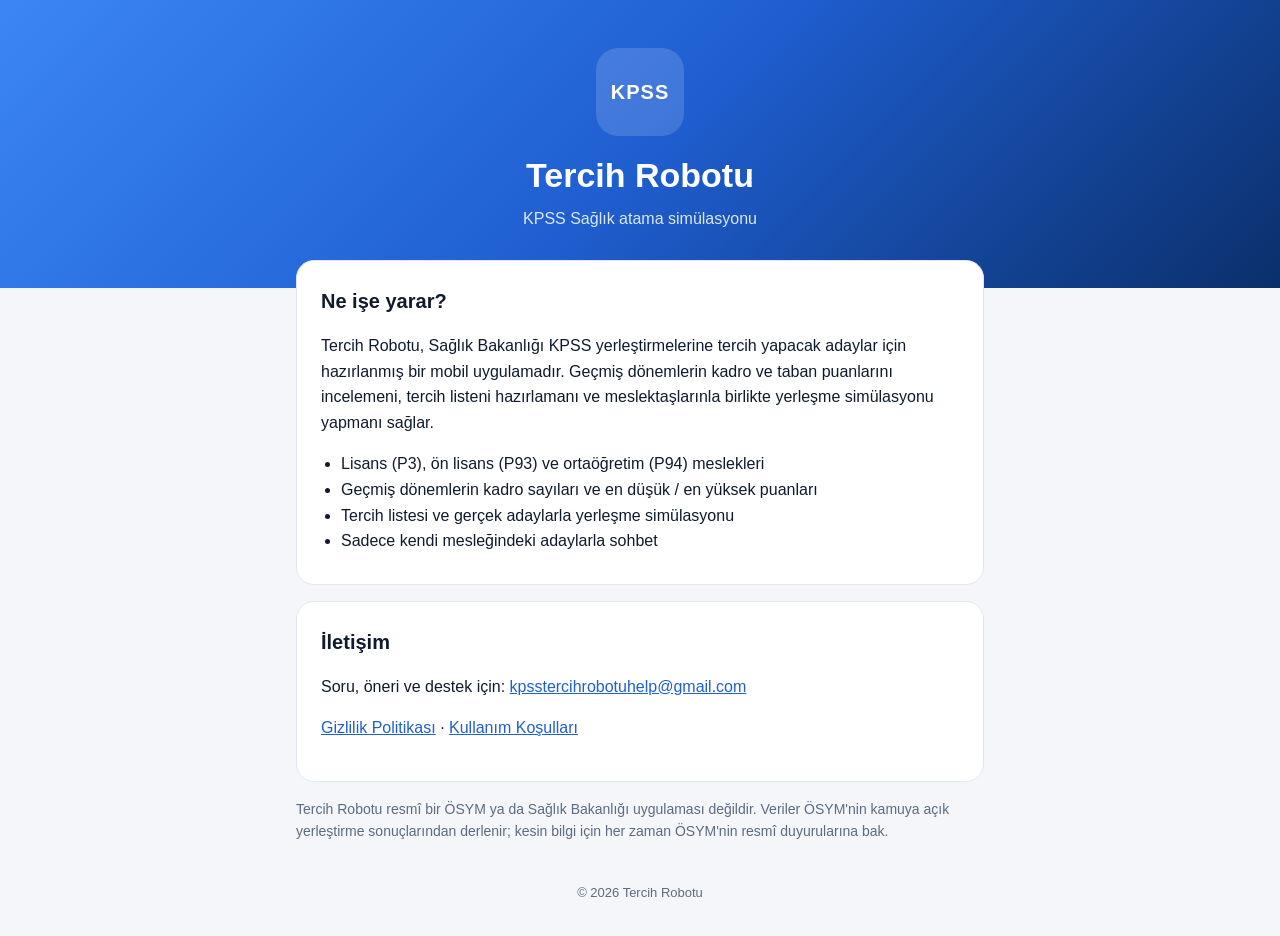
<file: index.html>
<!doctype html>
<html lang="tr">
<head>
<meta charset="utf-8">
<meta name="viewport" content="width=device-width, initial-scale=1">
<title>Tercih Robotu</title>
<meta name="description" content="KPSS Sağlık Bakanlığı tercih ve atama simülasyonu uygulaması.">
<link rel="stylesheet" href="stil.css">
</head>
<body>
<header class="ust">
  <div class="logo">KPSS</div>
  <h1>Tercih Robotu</h1>
  <p>KPSS Sağlık atama simülasyonu</p>
</header>
<main>
  <section class="kart">
    <h2>Ne işe yarar?</h2>
    <p>Tercih Robotu, Sağlık Bakanlığı KPSS yerleştirmelerine tercih yapacak adaylar için hazırlanmış bir mobil uygulamadır. Geçmiş dönemlerin kadro ve taban puanlarını incelemeni, tercih listeni hazırlamanı ve meslektaşlarınla birlikte yerleşme simülasyonu yapmanı sağlar.</p>
    <ul>
      <li>Lisans (P3), ön lisans (P93) ve ortaöğretim (P94) meslekleri</li>
      <li>Geçmiş dönemlerin kadro sayıları ve en düşük / en yüksek puanları</li>
      <li>Tercih listesi ve gerçek adaylarla yerleşme simülasyonu</li>
      <li>Sadece kendi mesleğindeki adaylarla sohbet</li>
    </ul>
  </section>
  <section class="kart">
    <h2>İletişim</h2>
    <p>Soru, öneri ve destek için: <a href="mailto:kpsstercihrobotuhelp@gmail.com">kpsstercihrobotuhelp@gmail.com</a></p>
    <p><a href="gizlilik.html">Gizlilik Politikası</a> · <a href="kosullar.html">Kullanım Koşulları</a></p>
  </section>
  <p class="soluk">Tercih Robotu resmî bir ÖSYM ya da Sağlık Bakanlığı uygulaması değildir. Veriler ÖSYM'nin kamuya açık yerleştirme sonuçlarından derlenir; kesin bilgi için her zaman ÖSYM'nin resmî duyurularına bak.</p>
</main>
<footer>© 2026 Tercih Robotu</footer>
</body>
</html>
</file>
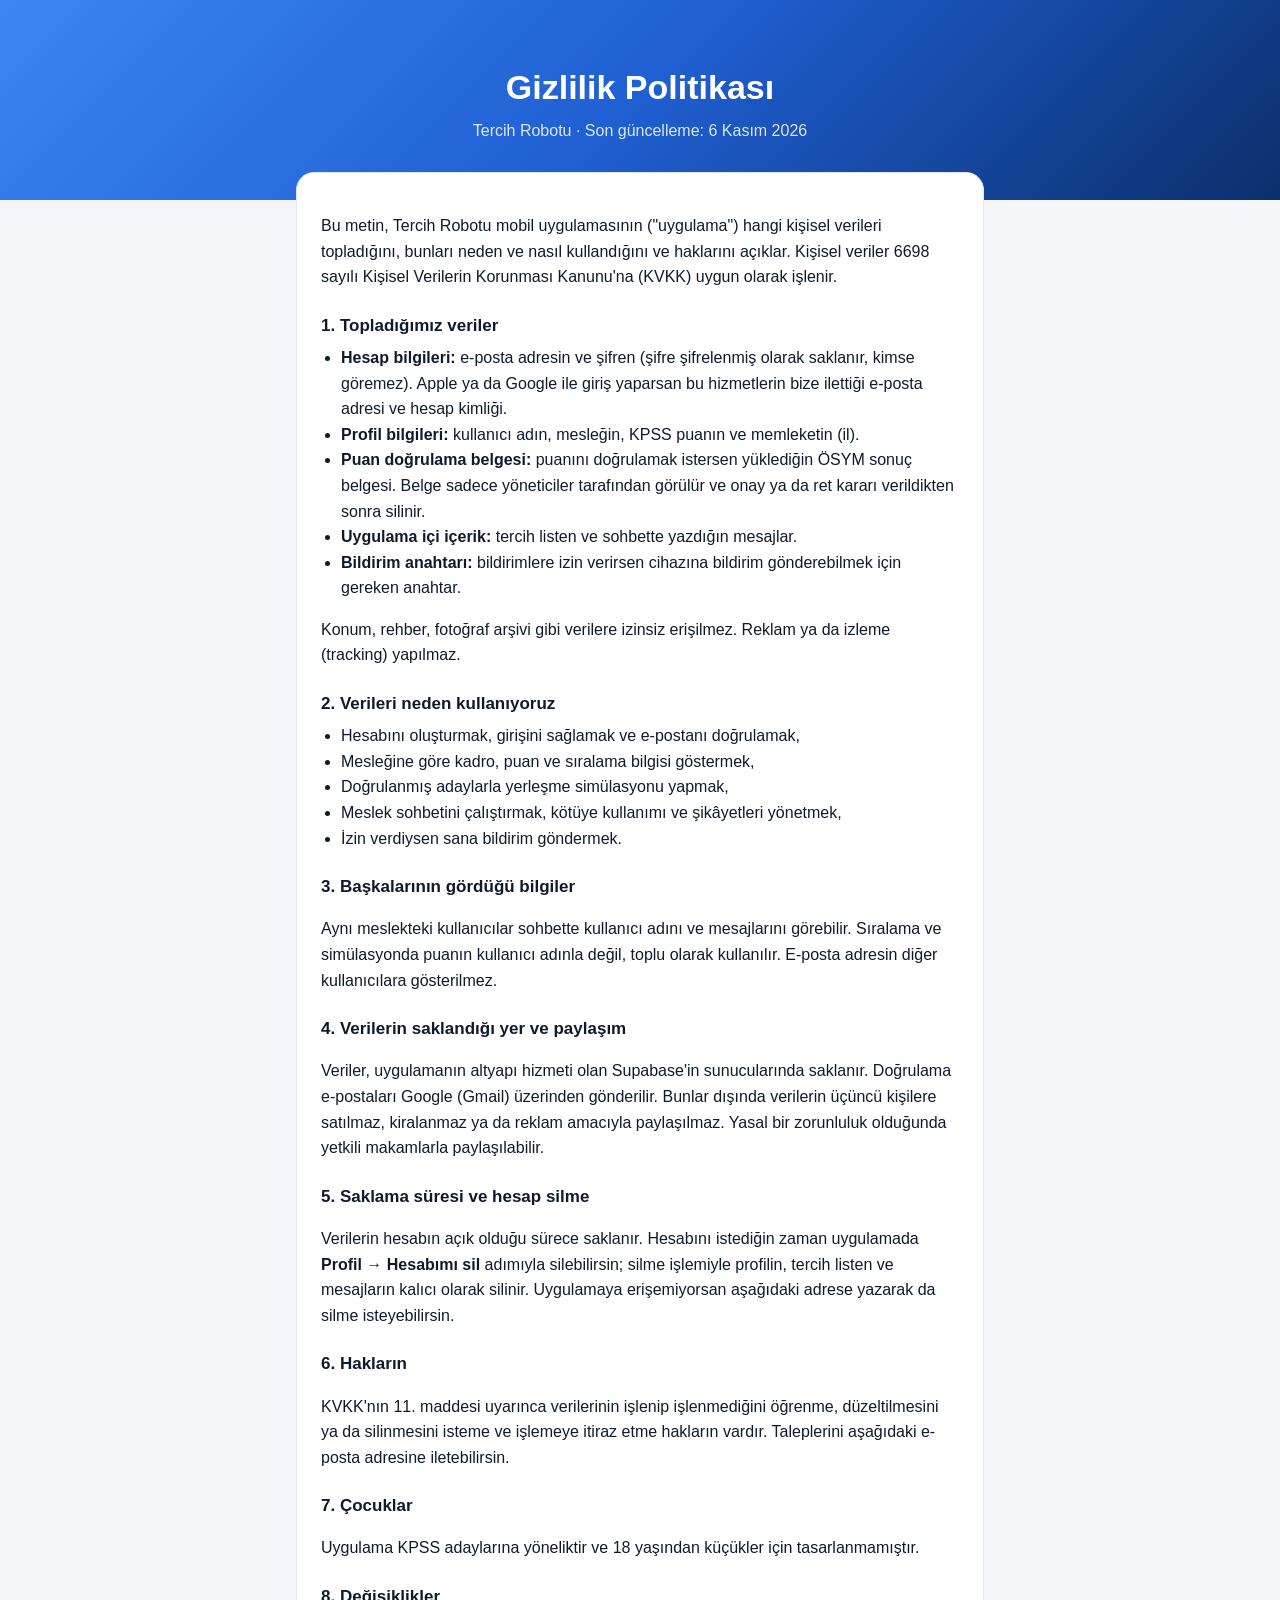
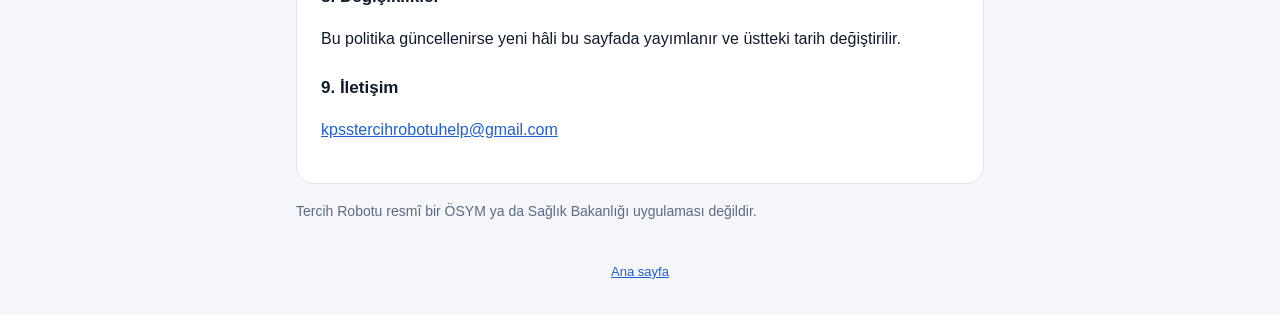
<file: gizlilik.html>
<!doctype html>
<html lang="tr">
<head>
<meta charset="utf-8">
<meta name="viewport" content="width=device-width, initial-scale=1">
<title>Gizlilik Politikası · Tercih Robotu</title>
<link rel="stylesheet" href="stil.css">
</head>
<body>
<header class="ust">
  <h1>Gizlilik Politikası</h1>
  <p>Tercih Robotu · Son güncelleme: 6 Kasım 2026</p>
</header>
<main>
<section class="kart">
  <p>Bu metin, Tercih Robotu mobil uygulamasının ("uygulama") hangi kişisel verileri topladığını, bunları neden ve nasıl kullandığını ve haklarını açıklar. Kişisel veriler 6698 sayılı Kişisel Verilerin Korunması Kanunu'na (KVKK) uygun olarak işlenir.</p>

  <h3>1. Topladığımız veriler</h3>
  <ul>
    <li><strong>Hesap bilgileri:</strong> e-posta adresin ve şifren (şifre şifrelenmiş olarak saklanır, kimse göremez). Apple ya da Google ile giriş yaparsan bu hizmetlerin bize ilettiği e-posta adresi ve hesap kimliği.</li>
    <li><strong>Profil bilgileri:</strong> kullanıcı adın, mesleğin, KPSS puanın ve memleketin (il).</li>
    <li><strong>Puan doğrulama belgesi:</strong> puanını doğrulamak istersen yüklediğin ÖSYM sonuç belgesi. Belge sadece yöneticiler tarafından görülür ve onay ya da ret kararı verildikten sonra silinir.</li>
    <li><strong>Uygulama içi içerik:</strong> tercih listen ve sohbette yazdığın mesajlar.</li>
    <li><strong>Bildirim anahtarı:</strong> bildirimlere izin verirsen cihazına bildirim gönderebilmek için gereken anahtar.</li>
  </ul>
  <p>Konum, rehber, fotoğraf arşivi gibi verilere izinsiz erişilmez. Reklam ya da izleme (tracking) yapılmaz.</p>

  <h3>2. Verileri neden kullanıyoruz</h3>
  <ul>
    <li>Hesabını oluşturmak, girişini sağlamak ve e-postanı doğrulamak,</li>
    <li>Mesleğine göre kadro, puan ve sıralama bilgisi göstermek,</li>
    <li>Doğrulanmış adaylarla yerleşme simülasyonu yapmak,</li>
    <li>Meslek sohbetini çalıştırmak, kötüye kullanımı ve şikâyetleri yönetmek,</li>
    <li>İzin verdiysen sana bildirim göndermek.</li>
  </ul>

  <h3>3. Başkalarının gördüğü bilgiler</h3>
  <p>Aynı meslekteki kullanıcılar sohbette kullanıcı adını ve mesajlarını görebilir. Sıralama ve simülasyonda puanın kullanıcı adınla değil, toplu olarak kullanılır. E-posta adresin diğer kullanıcılara gösterilmez.</p>

  <h3>4. Verilerin saklandığı yer ve paylaşım</h3>
  <p>Veriler, uygulamanın altyapı hizmeti olan Supabase'in sunucularında saklanır. Doğrulama e-postaları Google (Gmail) üzerinden gönderilir. Bunlar dışında verilerin üçüncü kişilere satılmaz, kiralanmaz ya da reklam amacıyla paylaşılmaz. Yasal bir zorunluluk olduğunda yetkili makamlarla paylaşılabilir.</p>

  <h3>5. Saklama süresi ve hesap silme</h3>
  <p>Verilerin hesabın açık olduğu sürece saklanır. Hesabını istediğin zaman uygulamada <strong>Profil → Hesabımı sil</strong> adımıyla silebilirsin; silme işlemiyle profilin, tercih listen ve mesajların kalıcı olarak silinir. Uygulamaya erişemiyorsan aşağıdaki adrese yazarak da silme isteyebilirsin.</p>

  <h3>6. Hakların</h3>
  <p>KVKK'nın 11. maddesi uyarınca verilerinin işlenip işlenmediğini öğrenme, düzeltilmesini ya da silinmesini isteme ve işlemeye itiraz etme hakların vardır. Taleplerini aşağıdaki e-posta adresine iletebilirsin.</p>

  <h3>7. Çocuklar</h3>
  <p>Uygulama KPSS adaylarına yöneliktir ve 18 yaşından küçükler için tasarlanmamıştır.</p>

  <h3>8. Değişiklikler</h3>
  <p>Bu politika güncellenirse yeni hâli bu sayfada yayımlanır ve üstteki tarih değiştirilir.</p>

  <h3>9. İletişim</h3>
  <p><a href="mailto:kpsstercihrobotuhelp@gmail.com">kpsstercihrobotuhelp@gmail.com</a></p>
</section>
<p class="soluk">Tercih Robotu resmî bir ÖSYM ya da Sağlık Bakanlığı uygulaması değildir.</p>
</main>
<footer><a href="index.html">Ana sayfa</a></footer>
</body>
</html>
</file>
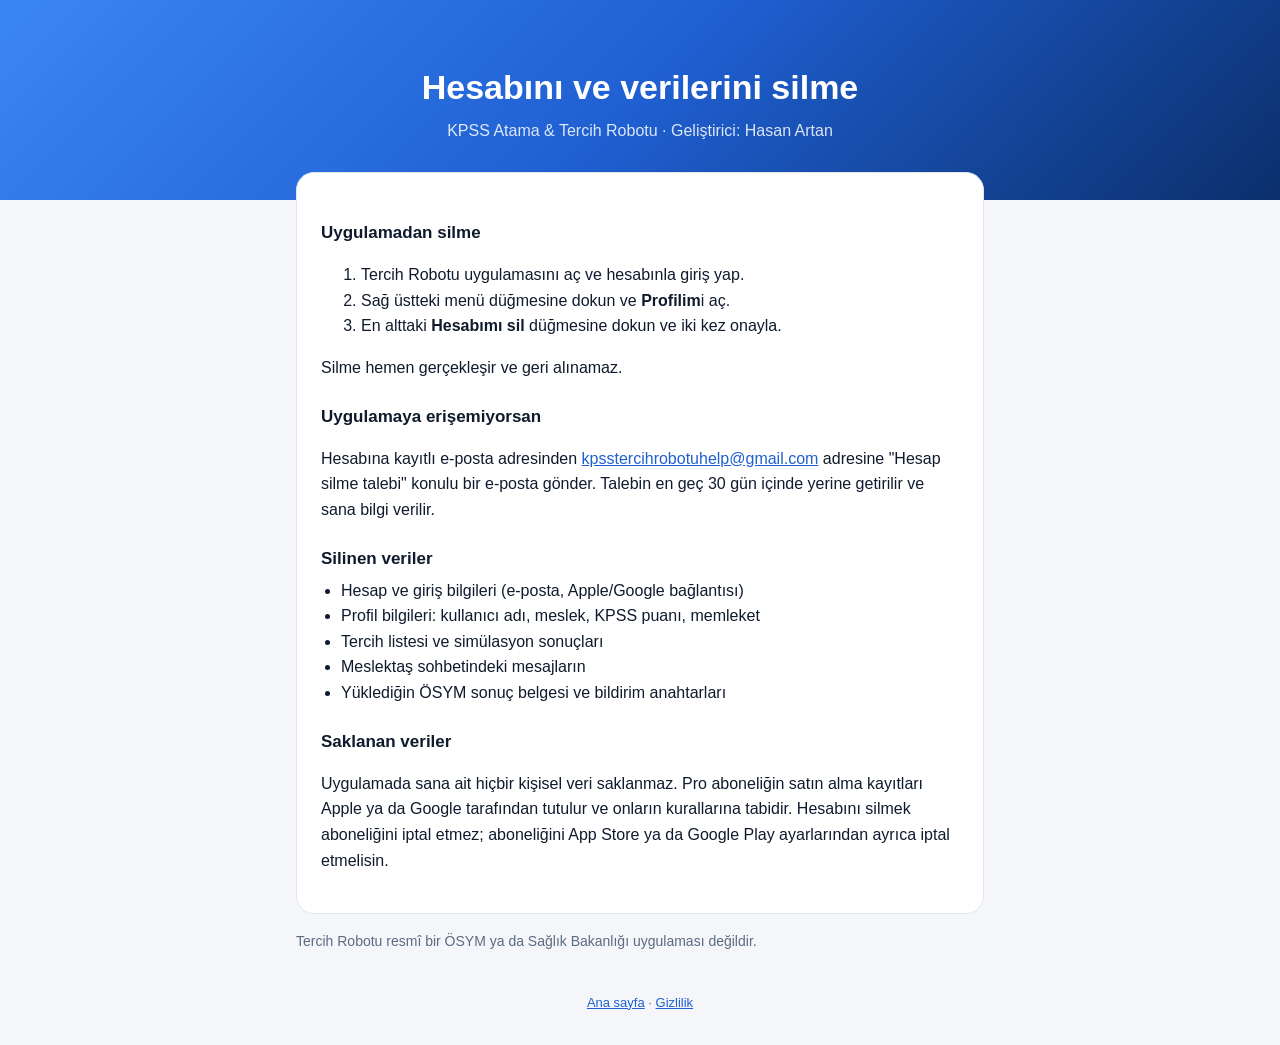
<file: hesap-silme.html>
<!doctype html>
<html lang="tr">
<head>
<meta charset="utf-8">
<meta name="viewport" content="width=device-width, initial-scale=1">
<title>Hesap Silme · Tercih Robotu</title>
<link rel="stylesheet" href="stil.css">
</head>
<body>
<header class="ust">
  <h1>Hesabını ve verilerini silme</h1>
  <p>KPSS Atama &amp; Tercih Robotu · Geliştirici: Hasan Artan</p>
</header>
<main>
<section class="kart">
  <h3>Uygulamadan silme</h3>
  <ol>
    <li>Tercih Robotu uygulamasını aç ve hesabınla giriş yap.</li>
    <li>Sağ üstteki menü düğmesine dokun ve <strong>Profilim</strong>i aç.</li>
    <li>En alttaki <strong>Hesabımı sil</strong> düğmesine dokun ve iki kez onayla.</li>
  </ol>
  <p>Silme hemen gerçekleşir ve geri alınamaz.</p>

  <h3>Uygulamaya erişemiyorsan</h3>
  <p>Hesabına kayıtlı e-posta adresinden <a href="mailto:kpsstercihrobotuhelp@gmail.com?subject=Hesap%20silme%20talebi">kpsstercihrobotuhelp@gmail.com</a> adresine "Hesap silme talebi" konulu bir e-posta gönder. Talebin en geç 30 gün içinde yerine getirilir ve sana bilgi verilir.</p>

  <h3>Silinen veriler</h3>
  <ul>
    <li>Hesap ve giriş bilgileri (e-posta, Apple/Google bağlantısı)</li>
    <li>Profil bilgileri: kullanıcı adı, meslek, KPSS puanı, memleket</li>
    <li>Tercih listesi ve simülasyon sonuçları</li>
    <li>Meslektaş sohbetindeki mesajların</li>
    <li>Yüklediğin ÖSYM sonuç belgesi ve bildirim anahtarları</li>
  </ul>

  <h3>Saklanan veriler</h3>
  <p>Uygulamada sana ait hiçbir kişisel veri saklanmaz. Pro aboneliğin satın alma kayıtları Apple ya da Google tarafından tutulur ve onların kurallarına tabidir. Hesabını silmek aboneliğini iptal etmez; aboneliğini App Store ya da Google Play ayarlarından ayrıca iptal etmelisin.</p>
</section>
<p class="soluk">Tercih Robotu resmî bir ÖSYM ya da Sağlık Bakanlığı uygulaması değildir.</p>
</main>
<footer><a href="index.html">Ana sayfa</a> · <a href="gizlilik.html">Gizlilik</a></footer>
</body>
</html>
</file>
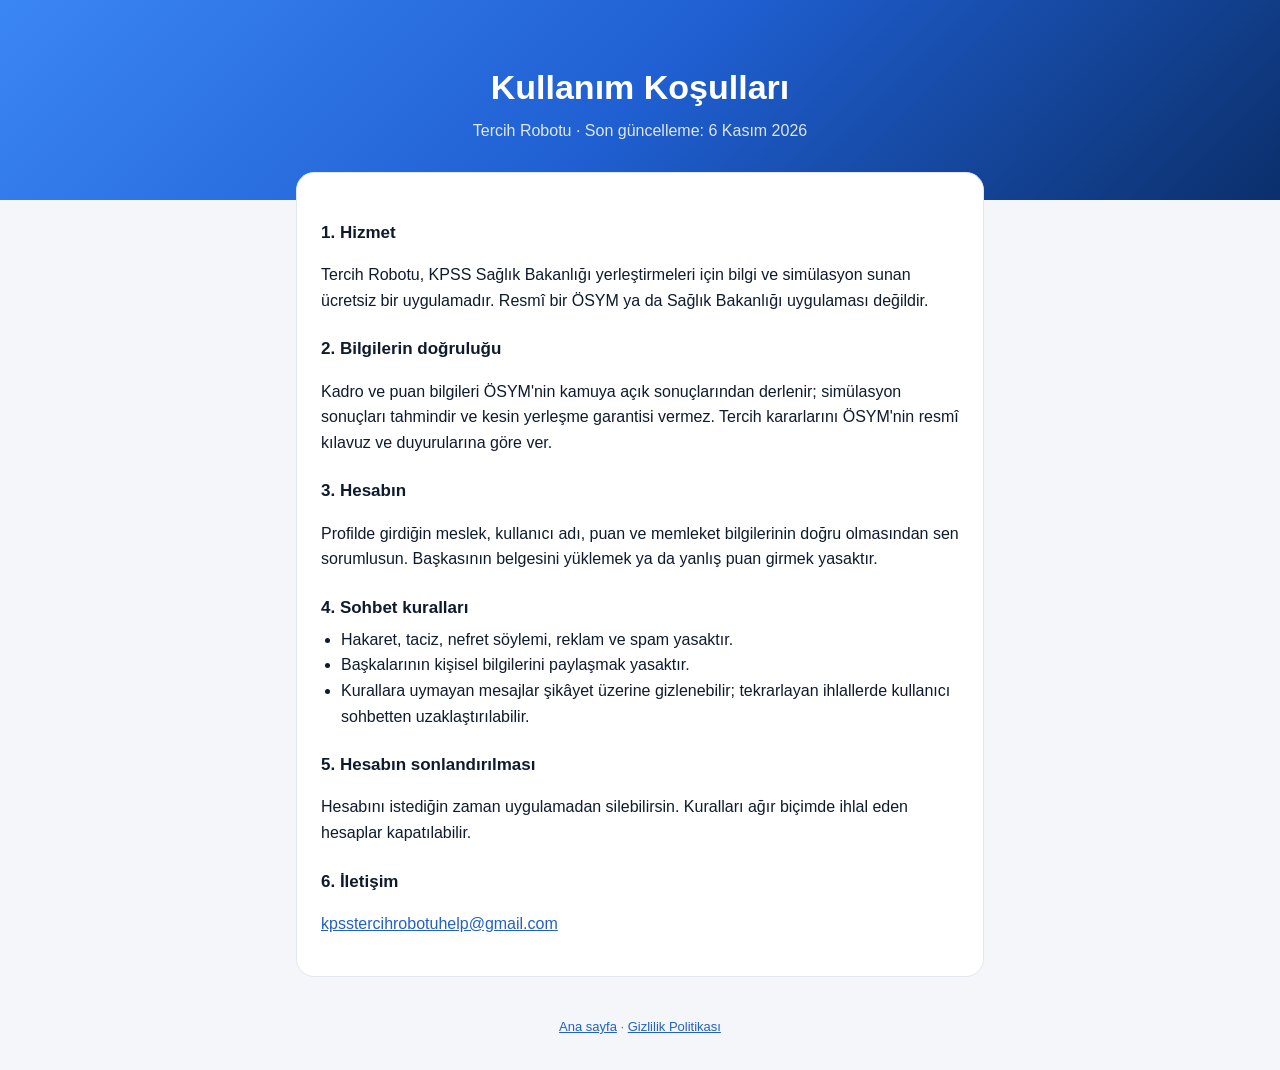
<file: kosullar.html>
<!doctype html>
<html lang="tr">
<head>
<meta charset="utf-8">
<meta name="viewport" content="width=device-width, initial-scale=1">
<title>Kullanım Koşulları · Tercih Robotu</title>
<link rel="stylesheet" href="stil.css">
</head>
<body>
<header class="ust">
  <h1>Kullanım Koşulları</h1>
  <p>Tercih Robotu · Son güncelleme: 6 Kasım 2026</p>
</header>
<main>
<section class="kart">
  <h3>1. Hizmet</h3>
  <p>Tercih Robotu, KPSS Sağlık Bakanlığı yerleştirmeleri için bilgi ve simülasyon sunan ücretsiz bir uygulamadır. Resmî bir ÖSYM ya da Sağlık Bakanlığı uygulaması değildir.</p>
  <h3>2. Bilgilerin doğruluğu</h3>
  <p>Kadro ve puan bilgileri ÖSYM'nin kamuya açık sonuçlarından derlenir; simülasyon sonuçları tahmindir ve kesin yerleşme garantisi vermez. Tercih kararlarını ÖSYM'nin resmî kılavuz ve duyurularına göre ver.</p>
  <h3>3. Hesabın</h3>
  <p>Profilde girdiğin meslek, kullanıcı adı, puan ve memleket bilgilerinin doğru olmasından sen sorumlusun. Başkasının belgesini yüklemek ya da yanlış puan girmek yasaktır.</p>
  <h3>4. Sohbet kuralları</h3>
  <ul>
    <li>Hakaret, taciz, nefret söylemi, reklam ve spam yasaktır.</li>
    <li>Başkalarının kişisel bilgilerini paylaşmak yasaktır.</li>
    <li>Kurallara uymayan mesajlar şikâyet üzerine gizlenebilir; tekrarlayan ihlallerde kullanıcı sohbetten uzaklaştırılabilir.</li>
  </ul>
  <h3>5. Hesabın sonlandırılması</h3>
  <p>Hesabını istediğin zaman uygulamadan silebilirsin. Kuralları ağır biçimde ihlal eden hesaplar kapatılabilir.</p>
  <h3>6. İletişim</h3>
  <p><a href="mailto:kpsstercihrobotuhelp@gmail.com">kpsstercihrobotuhelp@gmail.com</a></p>
</section>
</main>
<footer><a href="index.html">Ana sayfa</a> · <a href="gizlilik.html">Gizlilik Politikası</a></footer>
</body>
</html>
</file>
<file: stil.css>
:root { --vurgu: #1F5FD1; --metin: #0F1B2D; --soluk: #5B6B82; --zemin: #F4F6FA; --kart: #FFFFFF; --cizgi: #E2E7EF; }
@media (prefers-color-scheme: dark) { :root { --vurgu: #6EA2FF; --metin: #E8EDF5; --soluk: #9AA7BA; --zemin: #0B1220; --kart: #131C2E; --cizgi: #22304A; } }
* { box-sizing: border-box; }
body { margin: 0; font-family: -apple-system, BlinkMacSystemFont, "Segoe UI", Roboto, Arial, sans-serif; background: var(--zemin); color: var(--metin); line-height: 1.6; }
.ust { background: linear-gradient(135deg, #3B86F5, #1F5FD1 50%, #0B2F6B); color: #fff; padding: 48px 16px 56px; text-align: center; }
.ust h1 { margin: 12px 0 4px; font-size: 34px; }
.ust p { margin: 0; opacity: .85; }
.logo { width: 88px; height: 88px; border-radius: 22px; background: rgba(255,255,255,.15); display: inline-flex; align-items: center; justify-content: center; font-weight: 800; font-size: 20px; letter-spacing: 1px; }
main { max-width: 720px; margin: -28px auto 40px; padding: 0 16px; }
.kart { background: var(--kart); border: 1px solid var(--cizgi); border-radius: 18px; padding: 24px; margin-bottom: 16px; }
h2 { font-size: 20px; margin: 0 0 8px; }
h3 { font-size: 17px; margin: 22px 0 6px; }
ul { padding-left: 20px; margin: 6px 0; }
a { color: var(--vurgu); }
.soluk { color: var(--soluk); font-size: 14px; }
footer { text-align: center; color: var(--soluk); font-size: 13px; padding: 0 16px 32px; }
</file>
